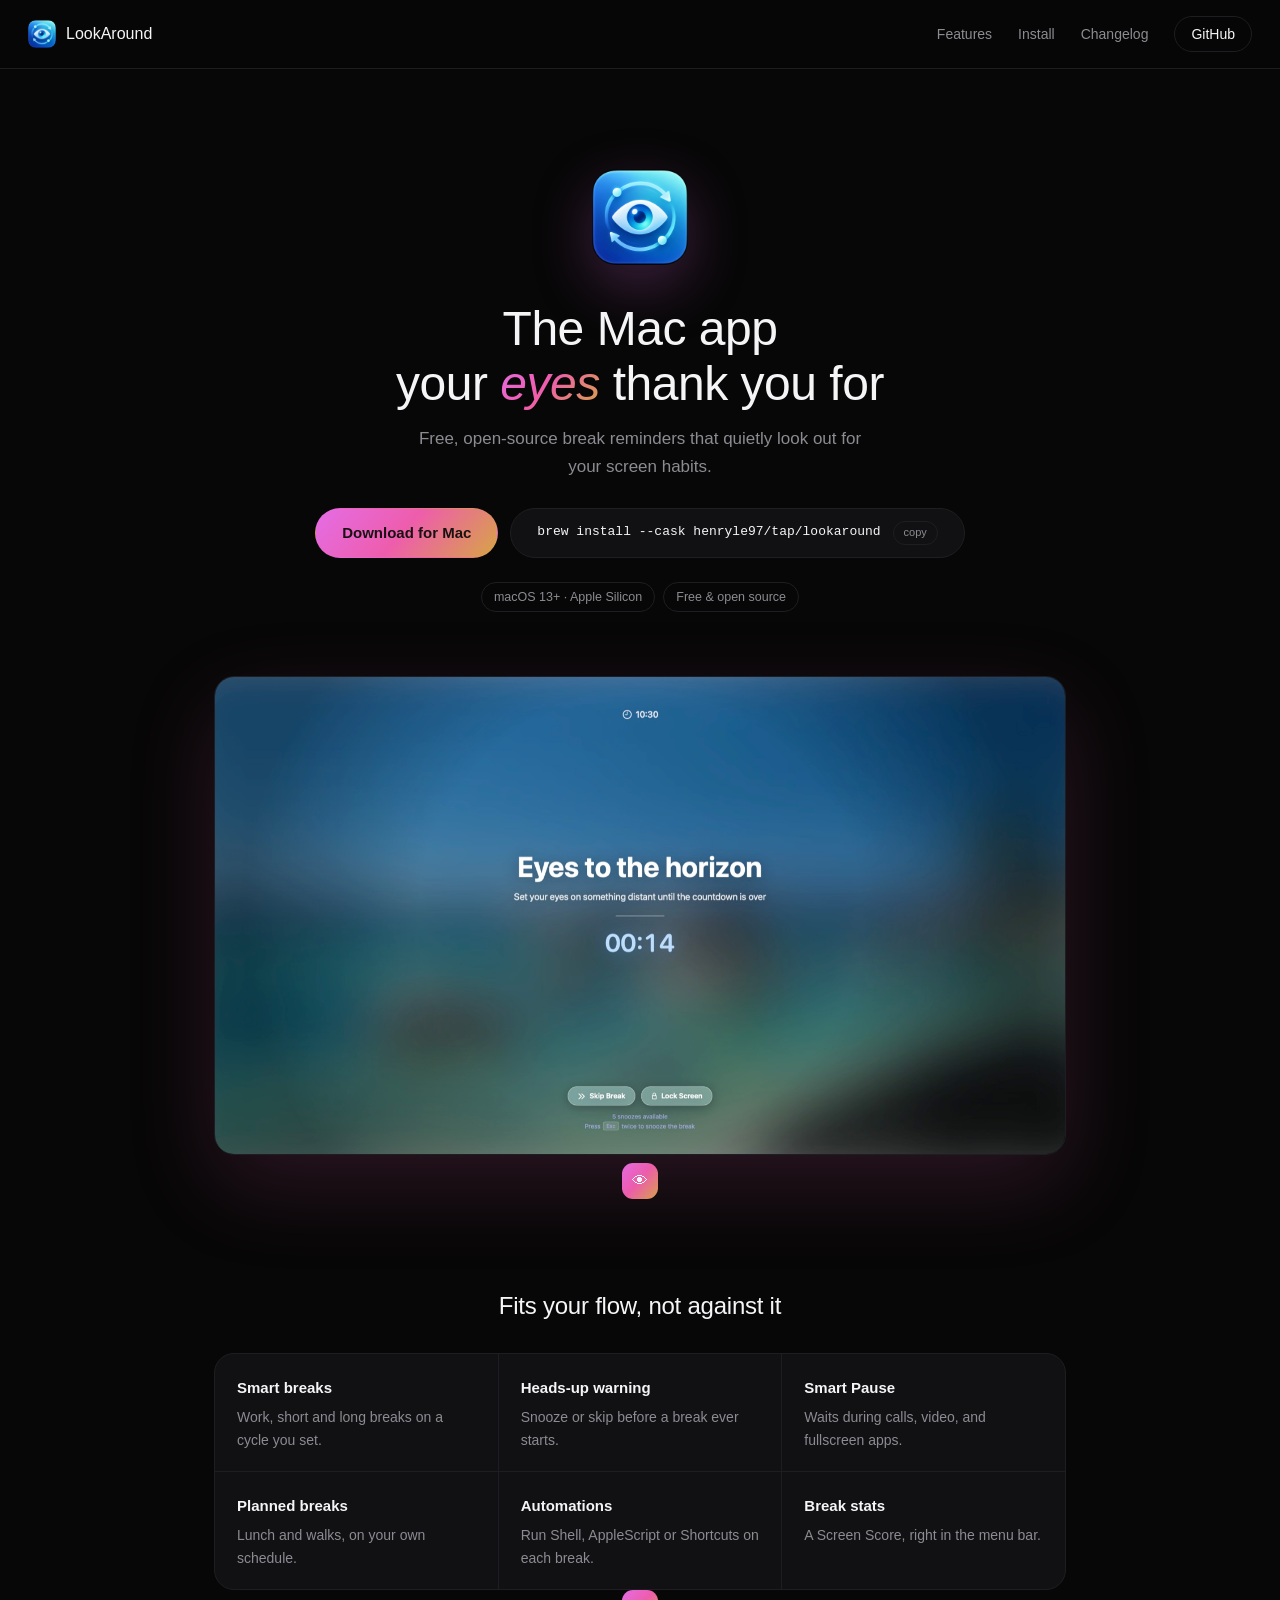
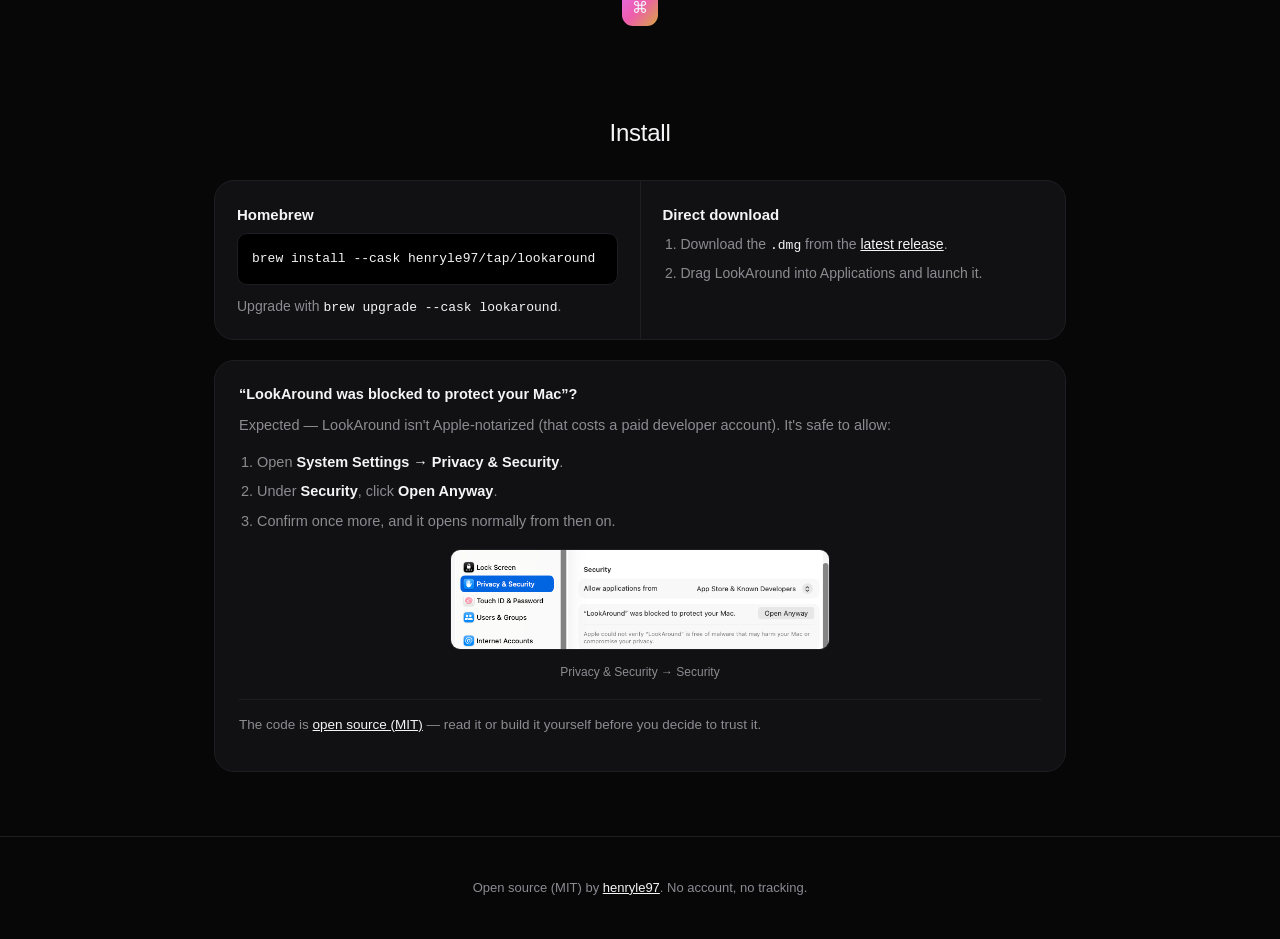
<file: docs/index.html>
<!DOCTYPE html>
<html lang="en">
<head>
<meta charset="utf-8">
<meta name="viewport" content="width=device-width, initial-scale=1">
<title>LookAround — gentle break reminders for your Mac</title>
<meta name="description" content="A free, open-source macOS menu-bar app that reminds you to rest your eyes.">
<link rel="canonical" href="https://henryle97.github.io/look-around/">
<link rel="icon" type="image/png" href="assets/icon.png">
<link rel="stylesheet" href="assets/style.css">

<meta property="og:type" content="website">
<meta property="og:site_name" content="LookAround">
<meta property="og:url" content="https://henryle97.github.io/look-around/">
<meta property="og:title" content="LookAround — gentle break reminders for your Mac">
<meta property="og:description" content="A free, open-source macOS menu-bar app that reminds you to rest your eyes.">
<meta property="og:image" content="https://henryle97.github.io/look-around/screenshots/break-screen.jpg">
<meta property="og:image:width" content="1500">
<meta property="og:image:height" content="843">
<meta name="twitter:card" content="summary_large_image">
<meta name="twitter:title" content="LookAround — gentle break reminders for your Mac">
<meta name="twitter:description" content="A free, open-source macOS menu-bar app that reminds you to rest your eyes.">
<meta name="twitter:image" content="https://henryle97.github.io/look-around/screenshots/break-screen.jpg">
</head>
<body>

<header class="nav">
  <a class="brand" href="./">
    <img src="assets/icon.png" alt="LookAround icon" width="28" height="28">
    <span>LookAround</span>
  </a>
  <nav>
    <a href="#features">Features</a>
    <a href="#install">Install</a>
    <a href="changelog/">Changelog</a>
    <a class="github" href="https://github.com/henryle97/look-around">GitHub</a>
  </nav>
</header>

<main>
  <section class="hero">
    <img class="hero-icon" src="assets/icon.png" alt="LookAround app icon" width="96" height="96">
    <h1>The Mac app<br>your <em>eyes</em> thank you for</h1>
    <p class="tagline">Free, open-source break reminders that quietly look out for your screen habits.</p>
    <div class="cta">
      <a class="btn primary" href="https://github.com/henryle97/look-around/releases/latest">Download for Mac</a>
      <button class="btn code" id="brew-copy" data-copy="brew install --cask henryle97/tap/lookaround">
        <code>brew install --cask henryle97/tap/lookaround</code><span class="copy-hint">copy</span>
      </button>
    </div>
    <ul class="chips">
      <li>macOS 13+ · Apple Silicon</li>
      <li>Free &amp; open source</li>
    </ul>
  </section>

  <section class="shot" id="screenshot">
    <img src="screenshots/break-screen.jpg" alt="LookAround break screen with countdown" width="1500" height="843" loading="lazy">
  </section>

  <section id="features">
    <div class="badge">👁</div>
    <h2>Fits your flow, not against it</h2>
    <div class="grid">
      <div class="card">
        <h3>Smart breaks</h3>
        <p>Work, short and long breaks on a cycle you set.</p>
      </div>
      <div class="card">
        <h3>Heads-up warning</h3>
        <p>Snooze or skip before a break ever starts.</p>
      </div>
      <div class="card">
        <h3>Smart Pause</h3>
        <p>Waits during calls, video, and fullscreen apps.</p>
      </div>
      <div class="card">
        <h3>Planned breaks</h3>
        <p>Lunch and walks, on your own schedule.</p>
      </div>
      <div class="card">
        <h3>Automations</h3>
        <p>Run Shell, AppleScript or Shortcuts on each break.</p>
      </div>
      <div class="card">
        <h3>Break stats</h3>
        <p>A Screen Score, right in the menu bar.</p>
      </div>
    </div>
  </section>

  <section id="install">
    <div class="badge">⌘</div>
    <h2>Install</h2>
    <div class="install-grid">
      <div class="card">
        <h3>Homebrew</h3>
        <pre><code>brew install --cask henryle97/tap/lookaround</code></pre>
        <p>Upgrade with <code>brew upgrade --cask lookaround</code>.</p>
      </div>
      <div class="card">
        <h3>Direct download</h3>
        <ol>
          <li>Download the <code>.dmg</code> from the <a href="https://github.com/henryle97/look-around/releases/latest">latest release</a>.</li>
          <li>Drag LookAround into Applications and launch it.</li>
        </ol>
      </div>
    </div>

    <aside class="notice">
      <strong>“LookAround was blocked to protect your Mac”?</strong>
      <p>Expected — LookAround isn't Apple-notarized (that costs a paid developer account). It's safe to allow:</p>
      <ol>
        <li>Open <strong>System Settings → Privacy &amp; Security</strong>.</li>
        <li>Under <strong>Security</strong>, click <strong>Open Anyway</strong>.</li>
        <li>Confirm once more, and it opens normally from then on.</li>
      </ol>
      <figure class="notice-shot">
        <img src="screenshots/gatekeeper-open-anyway.png"
             alt="Privacy & Security settings showing the Open Anyway button for LookAround"
             width="721" height="190" loading="lazy">
        <figcaption>Privacy &amp; Security → Security</figcaption>
      </figure>
      <p class="notice-trust">The code is <a href="https://github.com/henryle97/look-around">open source (MIT)</a> — read it or build it yourself before you decide to trust it.</p>
    </aside>
  </section>
</main>

<footer>
  <p>Open source (MIT) by <a href="https://github.com/henryle97">henryle97</a>. No account, no tracking.</p>
</footer>

<script>
document.getElementById('brew-copy').addEventListener('click', async (e) => {
  const btn = e.currentTarget;
  try {
    await navigator.clipboard.writeText(btn.dataset.copy);
    btn.querySelector('.copy-hint').textContent = 'copied!';
  } catch {
    const r = document.createRange();
    r.selectNodeContents(btn.querySelector('code'));
    getSelection().removeAllRanges();
    getSelection().addRange(r);
    document.execCommand('copy');
  }
  setTimeout(() => btn.querySelector('.copy-hint').textContent = 'copy', 1500);
});
</script>
</body>
</html>
</file>
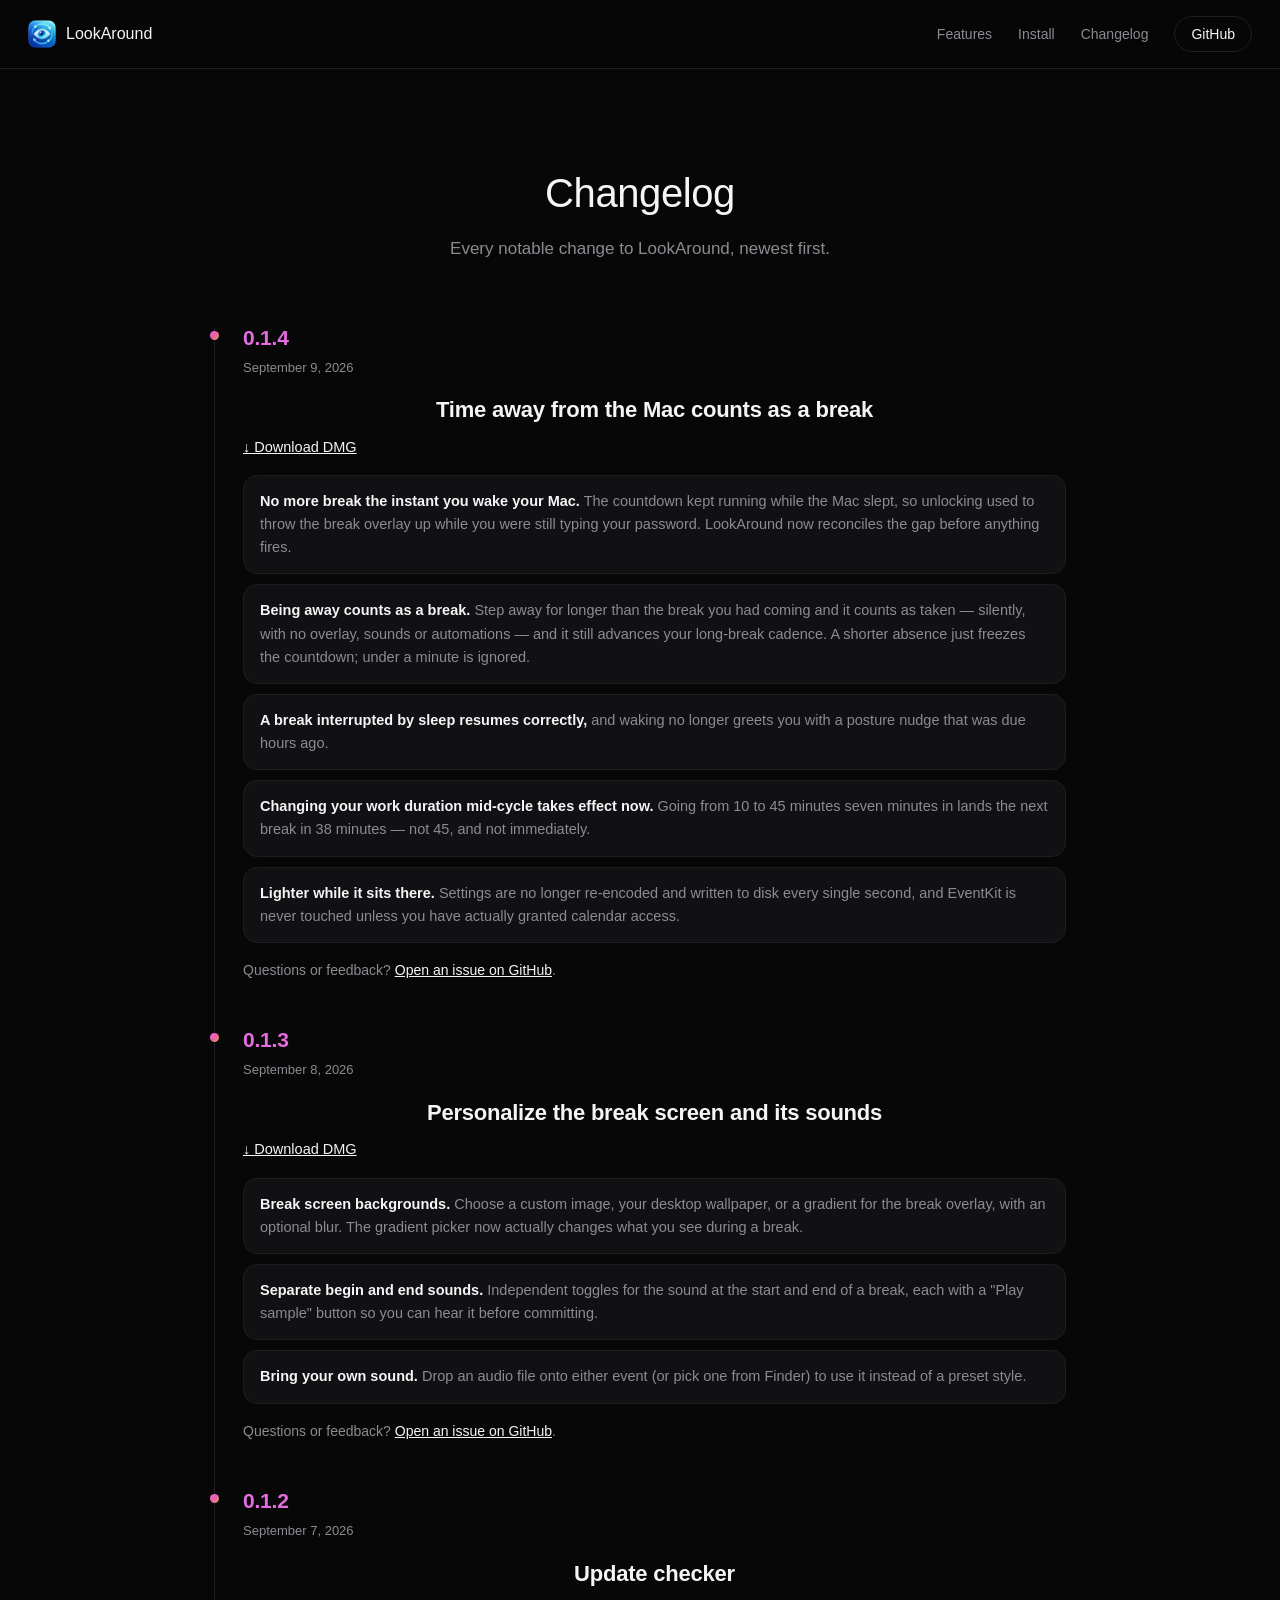
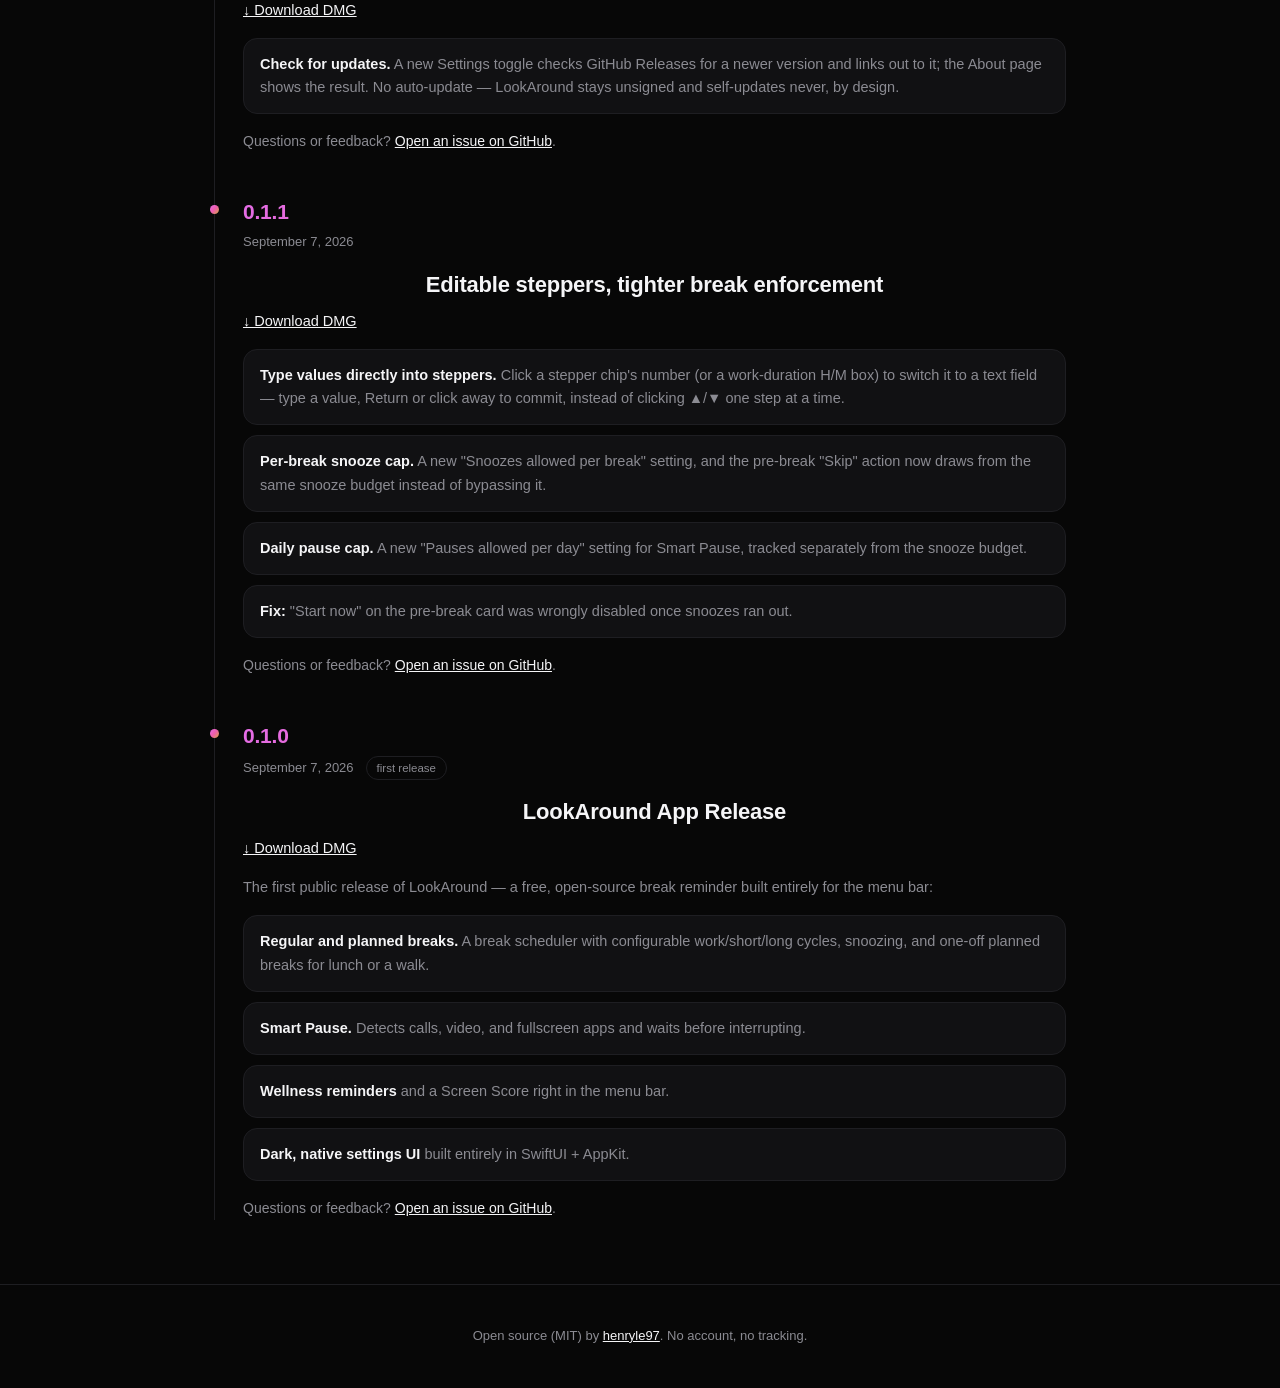
<file: docs/changelog/index.html>
<!DOCTYPE html>
<html lang="en">
<head>
<meta charset="utf-8">
<meta name="viewport" content="width=device-width, initial-scale=1">
<title>Changelog — LookAround</title>
<meta name="description" content="What's new in LookAround, the free macOS break-reminder app.">
<link rel="canonical" href="https://henryle97.github.io/look-around/changelog/">
<link rel="icon" type="image/png" href="../assets/icon.png">
<link rel="stylesheet" href="../assets/style.css">

<meta property="og:type" content="website">
<meta property="og:site_name" content="LookAround">
<meta property="og:url" content="https://henryle97.github.io/look-around/changelog/">
<meta property="og:title" content="Changelog — LookAround">
<meta property="og:description" content="What's new in LookAround, the free macOS break-reminder app.">
<meta name="twitter:card" content="summary">
<meta name="twitter:title" content="Changelog — LookAround">
<meta name="twitter:description" content="What's new in LookAround, the free macOS break-reminder app.">
</head>
<body>

<header class="nav">
  <a class="brand" href="../">
    <img src="../assets/icon.png" alt="LookAround icon" width="28" height="28">
    <span>LookAround</span>
  </a>
  <nav>
    <a href="../#features">Features</a>
    <a href="../#install">Install</a>
    <a href="./">Changelog</a>
    <a class="github" href="https://github.com/henryle97/look-around">GitHub</a>
  </nav>
</header>

<main>
  <section class="changelog-header">
    <h1>Changelog</h1>
    <p class="tagline">Every notable change to LookAround, newest first.</p>
  </section>

  <section class="changelog">

    <article class="changelog-entry">
      <a class="changelog-version-badge" href="https://github.com/henryle97/look-around/releases/tag/v0.1.4">0.1.4</a>
      <div class="changelog-meta">
        <span class="changelog-date">September 9, 2026</span>
      </div>
      <h2 class="changelog-title">Time away from the Mac counts as a break</h2>
      <p class="changelog-download">
        <a href="https://github.com/henryle97/look-around/releases/download/v0.1.4/LookAround-0.1.4.dmg">↓ Download DMG</a>
      </p>
      <ul class="changelog-list">
        <li><strong>No more break the instant you wake your Mac.</strong> <span>The countdown kept running while the Mac slept, so unlocking used to throw the break overlay up while you were still typing your password. LookAround now reconciles the gap before anything fires.</span></li>
        <li><strong>Being away counts as a break.</strong> <span>Step away for longer than the break you had coming and it counts as taken — silently, with no overlay, sounds or automations — and it still advances your long-break cadence. A shorter absence just freezes the countdown; under a minute is ignored.</span></li>
        <li><strong>A break interrupted by sleep resumes correctly,</strong> <span>and waking no longer greets you with a posture nudge that was due hours ago.</span></li>
        <li><strong>Changing your work duration mid-cycle takes effect now.</strong> <span>Going from 10 to 45 minutes seven minutes in lands the next break in 38 minutes — not 45, and not immediately.</span></li>
        <li><strong>Lighter while it sits there.</strong> <span>Settings are no longer re-encoded and written to disk every single second, and EventKit is never touched unless you have actually granted calendar access.</span></li>
      </ul>
      <p class="changelog-closing">Questions or feedback? <a href="https://github.com/henryle97/look-around/issues">Open an issue on GitHub</a>.</p>
    </article>

    <article class="changelog-entry">
      <a class="changelog-version-badge" href="https://github.com/henryle97/look-around/releases/tag/v0.1.3">0.1.3</a>
      <div class="changelog-meta">
        <span class="changelog-date">September 8, 2026</span>
      </div>
      <h2 class="changelog-title">Personalize the break screen and its sounds</h2>
      <p class="changelog-download">
        <a href="https://github.com/henryle97/look-around/releases/download/v0.1.3/LookAround-0.1.3.dmg">↓ Download DMG</a>
      </p>
      <ul class="changelog-list">
        <li><strong>Break screen backgrounds.</strong> <span>Choose a custom image, your desktop wallpaper, or a gradient for the break overlay, with an optional blur. The gradient picker now actually changes what you see during a break.</span></li>
        <li><strong>Separate begin and end sounds.</strong> <span>Independent toggles for the sound at the start and end of a break, each with a "Play sample" button so you can hear it before committing.</span></li>
        <li><strong>Bring your own sound.</strong> <span>Drop an audio file onto either event (or pick one from Finder) to use it instead of a preset style.</span></li>
      </ul>
      <p class="changelog-closing">Questions or feedback? <a href="https://github.com/henryle97/look-around/issues">Open an issue on GitHub</a>.</p>
    </article>

    <article class="changelog-entry">
      <a class="changelog-version-badge" href="https://github.com/henryle97/look-around/releases/tag/v0.1.2">0.1.2</a>
      <div class="changelog-meta">
        <span class="changelog-date">September 7, 2026</span>
      </div>
      <h2 class="changelog-title">Update checker</h2>
      <p class="changelog-download">
        <a href="https://github.com/henryle97/look-around/releases/download/v0.1.2/LookAround-0.1.2.dmg">↓ Download DMG</a>
      </p>
      <ul class="changelog-list">
        <li><strong>Check for updates.</strong> <span>A new Settings toggle checks GitHub Releases for a newer version and links out to it; the About page shows the result. No auto-update — LookAround stays unsigned and self-updates never, by design.</span></li>
      </ul>
      <p class="changelog-closing">Questions or feedback? <a href="https://github.com/henryle97/look-around/issues">Open an issue on GitHub</a>.</p>
    </article>

    <article class="changelog-entry">
      <a class="changelog-version-badge" href="https://github.com/henryle97/look-around/releases/tag/v0.1.1">0.1.1</a>
      <div class="changelog-meta">
        <span class="changelog-date">September 7, 2026</span>
      </div>
      <h2 class="changelog-title">Editable steppers, tighter break enforcement</h2>
      <p class="changelog-download">
        <a href="https://github.com/henryle97/look-around/releases/download/v0.1.1/LookAround-0.1.1.dmg">↓ Download DMG</a>
      </p>
      <ul class="changelog-list">
        <li><strong>Type values directly into steppers.</strong> <span>Click a stepper chip's number (or a work-duration H/M box) to switch it to a text field — type a value, Return or click away to commit, instead of clicking ▲/▼ one step at a time.</span></li>
        <li><strong>Per-break snooze cap.</strong> <span>A new "Snoozes allowed per break" setting, and the pre-break "Skip" action now draws from the same snooze budget instead of bypassing it.</span></li>
        <li><strong>Daily pause cap.</strong> <span>A new "Pauses allowed per day" setting for Smart Pause, tracked separately from the snooze budget.</span></li>
        <li><strong>Fix:</strong> <span>"Start now" on the pre-break card was wrongly disabled once snoozes ran out.</span></li>
      </ul>
      <p class="changelog-closing">Questions or feedback? <a href="https://github.com/henryle97/look-around/issues">Open an issue on GitHub</a>.</p>
    </article>

    <article class="changelog-entry">
      <a class="changelog-version-badge" href="https://github.com/henryle97/look-around/releases/tag/v0.1.0">0.1.0</a>
      <div class="changelog-meta">
        <span class="changelog-date">September 7, 2026</span>
        <span class="changelog-tag">first release</span>
      </div>
      <h2 class="changelog-title">LookAround App Release</h2>
      <p class="changelog-download">
        <a href="https://github.com/henryle97/look-around/releases/download/v0.1.0/LookAround-0.1.0.dmg">↓ Download DMG</a>
      </p>
      <p class="changelog-summary">The first public release of LookAround — a free, open-source break reminder built entirely for the menu bar:</p>
      <ul class="changelog-list">
        <li><strong>Regular and planned breaks.</strong> <span>A break scheduler with configurable work/short/long cycles, snoozing, and one-off planned breaks for lunch or a walk.</span></li>
        <li><strong>Smart Pause.</strong> <span>Detects calls, video, and fullscreen apps and waits before interrupting.</span></li>
        <li><strong>Wellness reminders</strong> <span>and a Screen Score right in the menu bar.</span></li>
        <li><strong>Dark, native settings UI</strong> <span>built entirely in SwiftUI + AppKit.</span></li>
      </ul>
      <p class="changelog-closing">Questions or feedback? <a href="https://github.com/henryle97/look-around/issues">Open an issue on GitHub</a>.</p>
    </article>

  </section>
</main>

<footer>
  <p>Open source (MIT) by <a href="https://github.com/henryle97">henryle97</a>. No account, no tracking.</p>
</footer>

</body>
</html>
</file>
<file: docs/assets/style.css>
:root {
  --bg: #070707;
  --card: #111113;
  --card-line: #1e1e22;
  --text: #f5f5f7;
  --muted: #8b8b92;
  --grad: linear-gradient(131deg, #e46de6 0%, #ee5dac 48%, #d7a544 100%);
  --radius: 20px;
}

* { box-sizing: border-box; }

body {
  margin: 0;
  background: var(--bg);
  color: var(--text);
  font: 16px/1.6 -apple-system, BlinkMacSystemFont, "SF Pro Display", "SF Pro Text", "Helvetica Neue", Arial, sans-serif;
  -webkit-font-smoothing: antialiased;
}

/* --- nav --- */
.nav {
  position: sticky;
  top: 0;
  z-index: 10;
  display: flex;
  justify-content: space-between;
  align-items: center;
  padding: 16px 28px;
  background: rgba(7, 7, 7, 0.8);
  backdrop-filter: blur(14px);
  border-bottom: 1px solid var(--card-line);
}
.brand {
  display: flex;
  align-items: center;
  gap: 10px;
  color: var(--text);
  text-decoration: none;
  font-weight: 500;
  font-size: 16px;
}
.brand img { border-radius: 8px; }
.nav nav { display: flex; gap: 26px; align-items: center; }
.nav nav a { color: var(--muted); text-decoration: none; font-size: 14px; }
.nav nav a:hover { color: var(--text); }
.nav .github {
  color: var(--text);
  border: 1px solid var(--card-line);
  border-radius: 999px;
  padding: 6px 16px;
}

main { max-width: 900px; margin: 0 auto; padding: 0 24px 64px; }

/* --- hero --- */
.hero { text-align: center; padding: 100px 0 40px; }
.hero-icon { border-radius: 24px; box-shadow: 0 20px 60px rgba(228, 109, 230, 0.25); }
.hero h1 {
  font-size: clamp(34px, 5vw, 48px);
  font-weight: 500;
  line-height: 1.15;
  letter-spacing: -0.01em;
  margin: 28px 0 14px;
}
.hero h1 em { font-style: italic; background: var(--grad); -webkit-background-clip: text; background-clip: text; color: transparent; }
.tagline { color: var(--muted); font-size: 17px; max-width: 480px; margin: 0 auto; }

.cta { display: flex; gap: 12px; justify-content: center; flex-wrap: wrap; margin-top: 28px; }
.btn {
  font: inherit;
  border-radius: 999px;
  padding: 12px 26px;
  cursor: pointer;
  text-decoration: none;
  border: 1px solid transparent;
  font-size: 15px;
}
.btn.primary { background: var(--grad); color: #1a1112; font-weight: 600; }
.btn.primary:hover { filter: brightness(1.06); }
.btn.code {
  display: flex;
  align-items: center;
  gap: 12px;
  background: var(--card);
  color: var(--text);
  border-color: var(--card-line);
}
.btn.code code { font-family: ui-monospace, "SF Mono", Menlo, monospace; font-size: 13px; }
.copy-hint {
  font-size: 11px;
  color: var(--muted);
  border: 1px solid var(--card-line);
  border-radius: 999px;
  padding: 2px 10px;
}

.chips {
  list-style: none;
  display: flex;
  gap: 8px;
  justify-content: center;
  flex-wrap: wrap;
  padding: 0;
  margin: 24px 0 0;
}
.chips li {
  font-size: 12.5px;
  color: var(--muted);
  border: 1px solid var(--card-line);
  border-radius: 999px;
  padding: 4px 12px;
}

/* --- screenshot --- */
.shot { padding: 24px 0 0; }
.shot img {
  width: 100%;
  height: auto;
  border-radius: var(--radius);
  border: 1px solid var(--card-line);
  box-shadow: 0 30px 90px rgba(228, 93, 172, 0.16);
}

/* --- sections --- */
.badge {
  display: flex;
  align-items: center;
  justify-content: center;
  width: 36px;
  height: 36px;
  margin: 0 auto 14px;
  border-radius: 11px;
  background: var(--grad);
  font-size: 16px;
}
section h2 {
  font-size: 24px;
  font-weight: 500;
  letter-spacing: -0.01em;
  margin: 88px 0 28px;
  text-align: center;
}

.grid {
  display: grid;
  grid-template-columns: repeat(auto-fit, minmax(220px, 1fr));
  gap: 1px;
  background: var(--card-line);
  border: 1px solid var(--card-line);
  border-radius: var(--radius);
  overflow: hidden;
}
.card {
  background: var(--card);
  padding: 22px 22px 20px;
}
.card h3 { margin: 0 0 6px; font-size: 15px; font-weight: 600; }
.card p, .card ol { margin: 0; color: var(--muted); font-size: 14px; }
.card ol { padding-left: 18px; }
.card li + li { margin-top: 5px; }
.card a { color: var(--text); }
.card code, .install-grid pre code {
  font-family: ui-monospace, "SF Mono", Menlo, monospace;
  font-size: 13px;
  color: var(--text);
}

.install-grid {
  display: grid;
  grid-template-columns: repeat(auto-fit, minmax(280px, 1fr));
  gap: 1px;
  background: var(--card-line);
  border: 1px solid var(--card-line);
  border-radius: var(--radius);
  overflow: hidden;
}
.install-grid pre {
  background: #000;
  border: 1px solid var(--card-line);
  border-radius: 10px;
  padding: 12px 14px;
  overflow-x: auto;
  margin: 0 0 10px;
}
.install-grid .card p { margin-top: 0; }

.notice {
  margin-top: 20px;
  border: 1px solid var(--card-line);
  background: var(--card);
  border-radius: var(--radius);
  padding: 22px 24px;
  font-size: 14.5px;
}
.notice strong { color: var(--text); }
.notice > p:first-of-type { color: var(--muted); margin: 8px 0 14px; }
.notice ol { margin: 0; padding-left: 18px; color: var(--muted); }
.notice li + li { margin-top: 6px; }
.notice-shot { margin: 16px auto 0; max-width: 380px; }
.notice-shot img {
  width: 100%;
  height: auto;
  border-radius: 10px;
  border: 1px solid var(--card-line);
}
.notice-shot figcaption { font-size: 12px; color: var(--muted); margin-top: 6px; text-align: center; }
.notice-trust {
  border-top: 1px solid var(--card-line);
  margin-top: 16px;
  padding-top: 14px;
  font-size: 13.5px;
  color: var(--muted);
}
.notice-trust a { color: var(--text); }

footer {
  border-top: 1px solid var(--card-line);
  color: var(--muted);
  text-align: center;
  font-size: 13px;
  padding: 28px 24px;
}
footer a { color: var(--text); }

/* --- changelog --- */
.changelog-header { text-align: center; padding: 72px 0 8px; }
.changelog-header h1 { font-size: clamp(30px, 4.5vw, 40px); font-weight: 500; letter-spacing: -0.01em; margin: 20px 0 10px; }
.changelog-header .tagline { max-width: 480px; }

.changelog { margin: 56px 0 0; }
.changelog-entry {
  position: relative;
  padding: 0 0 48px 28px;
  border-left: 1px solid var(--card-line);
}
.changelog-entry:last-child { padding-bottom: 0; }
.changelog-entry::before {
  content: "";
  position: absolute;
  left: -5px;
  top: 4px;
  width: 9px;
  height: 9px;
  border-radius: 50%;
  background: var(--grad);
}
.changelog-meta {
  display: flex;
  align-items: baseline;
  gap: 12px;
  flex-wrap: wrap;
  margin-bottom: 14px;
}
.changelog-version { font-size: 20px; font-weight: 600; letter-spacing: -0.01em; }
.changelog-date { font-size: 13px; color: var(--muted); }
.changelog-tag {
  font-size: 11.5px;
  color: var(--muted);
  border: 1px solid var(--card-line);
  border-radius: 999px;
  padding: 2px 10px;
}
.changelog-version-badge {
  display: block;
  font-size: 21px;
  font-weight: 700;
  letter-spacing: -0.01em;
  line-height: 1;
  text-decoration: none;
  background: var(--grad);
  -webkit-background-clip: text;
  background-clip: text;
  color: transparent;
  margin-bottom: 10px;
}
.changelog-title { font-size: 22px; font-weight: 600; letter-spacing: -0.01em; margin: 0 0 8px; }
.changelog-download { margin: 0 0 16px; font-size: 14.5px; }
.changelog-download a { color: var(--text); }
.changelog-summary { margin: 0 0 16px; color: var(--muted); font-size: 14.5px; }
.changelog-closing { margin: 16px 0 0; color: var(--muted); font-size: 14px; }
.changelog-closing a { color: var(--text); }
.changelog-list {
  list-style: none;
  margin: 0;
  padding: 0;
  display: flex;
  flex-direction: column;
  gap: 10px;
}
.changelog-list li {
  background: var(--card);
  border: 1px solid var(--card-line);
  border-radius: 14px;
  padding: 14px 16px;
  font-size: 14.5px;
  color: var(--text);
}
.changelog-list li strong { color: var(--text); }
.changelog-list li span { color: var(--muted); }
</file>
